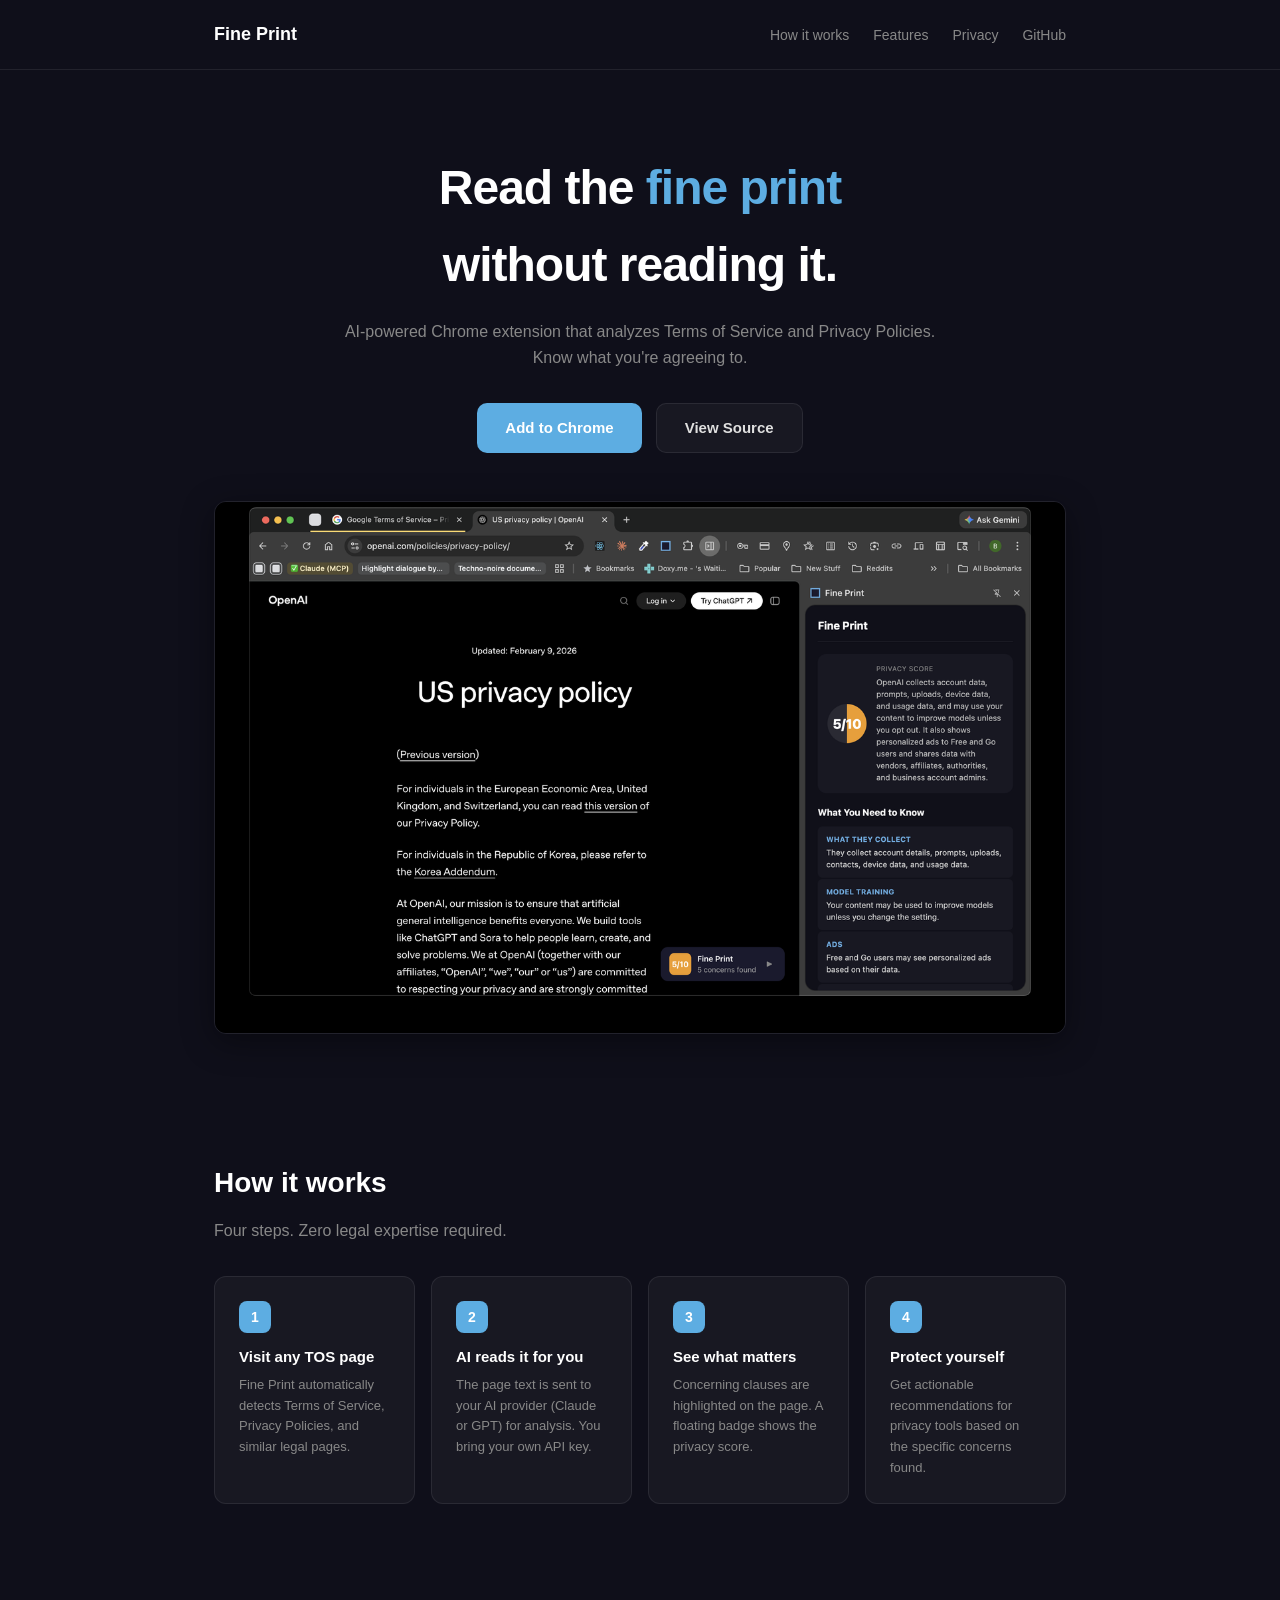
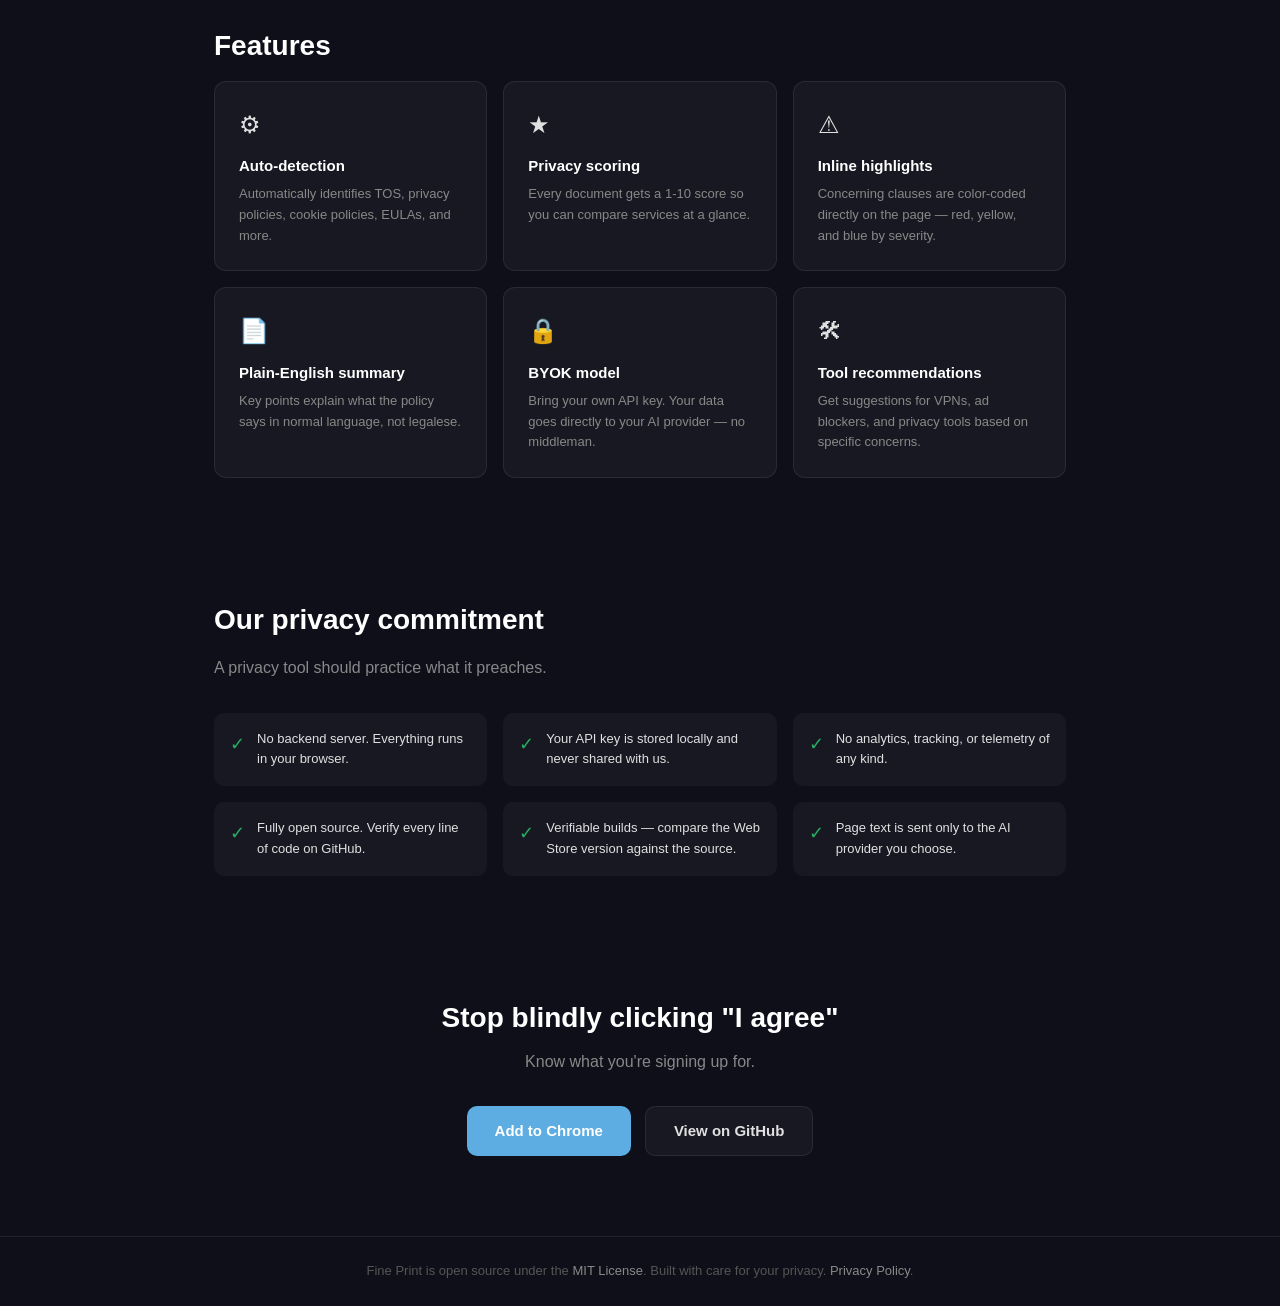
<file: docs/index.html>
<!DOCTYPE html>
<html lang="en">
<head>
  <meta charset="UTF-8">
  <meta name="viewport" content="width=device-width, initial-scale=1.0">
  <title>Fine Print — AI-Powered TOS & Privacy Policy Analyzer</title>
  <meta name="description" content="Chrome extension that reads Terms of Service and Privacy Policies for you. Highlights concerns, scores privacy, and recommends protection tools.">
  <style>
    * { margin: 0; padding: 0; box-sizing: border-box; }

    :root {
      --bg: #0f0f1a;
      --surface: rgba(255, 255, 255, 0.04);
      --border: rgba(255, 255, 255, 0.08);
      --text: #e0e0e0;
      --text-muted: #888;
      --accent: #5dade2;
      --accent-hover: #4a9cd6;
      --red: #e74c3c;
      --yellow: #f39c12;
      --green: #27ae60;
    }

    body {
      font-family: -apple-system, BlinkMacSystemFont, 'Segoe UI', Roboto, sans-serif;
      background: var(--bg);
      color: var(--text);
      line-height: 1.6;
      -webkit-font-smoothing: antialiased;
    }

    .container {
      max-width: 900px;
      margin: 0 auto;
      padding: 0 24px;
    }

    /* Nav */
    nav {
      padding: 20px 0;
      border-bottom: 1px solid var(--border);
    }

    nav .container {
      display: flex;
      justify-content: space-between;
      align-items: center;
    }

    .nav-brand {
      font-size: 18px;
      font-weight: 700;
      color: #fff;
      text-decoration: none;
    }

    .nav-links {
      display: flex;
      gap: 24px;
      list-style: none;
    }

    .nav-links a {
      color: var(--text-muted);
      text-decoration: none;
      font-size: 14px;
      transition: color 0.15s;
    }

    .nav-links a:hover { color: #fff; }

    /* Hero */
    .hero {
      padding: 80px 0 60px;
      text-align: center;
    }

    .hero h1 {
      font-size: 48px;
      font-weight: 800;
      color: #fff;
      margin-bottom: 16px;
      letter-spacing: -1px;
    }

    .hero h1 span { color: var(--accent); }

    .hero p {
      font-size: 20px;
      color: var(--text-muted);
      max-width: 600px;
      margin: 0 auto 32px;
    }

    .hero-buttons {
      display: flex;
      gap: 14px;
      justify-content: center;
      flex-wrap: wrap;
    }

    .btn {
      display: inline-flex;
      align-items: center;
      gap: 8px;
      padding: 12px 28px;
      border-radius: 10px;
      font-size: 15px;
      font-weight: 600;
      text-decoration: none;
      transition: background 0.15s, transform 0.1s;
    }

    .btn:active { transform: scale(0.97); }

    .btn-primary {
      background: var(--accent);
      color: #fff;
    }

    .btn-primary:hover { background: var(--accent-hover); }

    .btn-secondary {
      background: var(--surface);
      color: var(--text);
      border: 1px solid var(--border);
    }

    .btn-secondary:hover {
      background: rgba(255, 255, 255, 0.08);
    }

    /* Hero screenshot */
    .hero-screenshot {
      margin-top: 48px;
    }

    .hero-screenshot img {
      max-width: 100%;
      border-radius: 12px;
      border: 1px solid var(--border);
      box-shadow: 0 8px 32px rgba(0, 0, 0, 0.4);
    }

    /* Sections */
    section {
      padding: 60px 0;
    }

    section h2 {
      font-size: 28px;
      font-weight: 700;
      color: #fff;
      margin-bottom: 12px;
    }

    section > .container > p {
      color: var(--text-muted);
      margin-bottom: 32px;
      font-size: 16px;
    }

    /* How it works */
    .steps {
      display: grid;
      grid-template-columns: repeat(auto-fit, minmax(200px, 1fr));
      gap: 16px;
    }

    .step {
      background: var(--surface);
      border: 1px solid var(--border);
      border-radius: 12px;
      padding: 24px;
    }

    .step-number {
      width: 32px;
      height: 32px;
      border-radius: 8px;
      background: var(--accent);
      color: #fff;
      display: flex;
      align-items: center;
      justify-content: center;
      font-weight: 700;
      font-size: 14px;
      margin-bottom: 12px;
    }

    .step h3 {
      font-size: 15px;
      font-weight: 600;
      color: #fff;
      margin-bottom: 6px;
    }

    .step p {
      font-size: 13px;
      color: var(--text-muted);
    }

    /* Features */
    .features {
      display: grid;
      grid-template-columns: repeat(auto-fit, minmax(250px, 1fr));
      gap: 16px;
    }

    .feature {
      background: var(--surface);
      border: 1px solid var(--border);
      border-radius: 12px;
      padding: 24px;
    }

    .feature-icon {
      font-size: 24px;
      margin-bottom: 10px;
    }

    .feature h3 {
      font-size: 15px;
      font-weight: 600;
      color: #fff;
      margin-bottom: 6px;
    }

    .feature p {
      font-size: 13px;
      color: var(--text-muted);
    }

    /* Privacy section */
    .privacy-grid {
      display: grid;
      grid-template-columns: repeat(auto-fit, minmax(220px, 1fr));
      gap: 16px;
    }

    .privacy-item {
      display: flex;
      align-items: flex-start;
      gap: 12px;
      padding: 16px;
      background: var(--surface);
      border-radius: 10px;
    }

    .privacy-check {
      color: var(--green);
      font-size: 18px;
      flex-shrink: 0;
      margin-top: 1px;
    }

    .privacy-item p {
      font-size: 13px;
      color: var(--text);
    }

    /* CTA */
    .cta {
      text-align: center;
      padding: 60px 0 80px;
    }

    .cta h2 {
      margin-bottom: 8px;
    }

    .cta p {
      color: var(--text-muted);
      margin-bottom: 24px;
    }

    /* Footer */
    footer {
      padding: 24px 0;
      border-top: 1px solid var(--border);
      text-align: center;
    }

    footer p {
      font-size: 13px;
      color: #555;
    }

    footer a {
      color: var(--text-muted);
      text-decoration: none;
    }

    footer a:hover { color: var(--accent); }

    /* Responsive */
    @media (max-width: 600px) {
      .hero h1 { font-size: 32px; }
      .hero p { font-size: 16px; }
      section h2 { font-size: 22px; }
      .score-demo { gap: 10px; }
      .score-card { min-width: 100px; padding: 14px 18px; }
    }
  </style>
</head>
<body>

  <nav>
    <div class="container">
      <a href="/" class="nav-brand">Fine Print</a>
      <ul class="nav-links">
        <li><a href="#how-it-works">How it works</a></li>
        <li><a href="#features">Features</a></li>
        <li><a href="#privacy">Privacy</a></li>
        <li><a href="https://github.com/CEA-Brad/fine-print">GitHub</a></li>
      </ul>
    </div>
  </nav>

  <section class="hero">
    <div class="container">
      <h1>Read the <span>fine print</span><br>without reading it.</h1>
      <p>AI-powered Chrome extension that analyzes Terms of Service and Privacy Policies. Know what you're agreeing to.</p>
      <div class="hero-buttons">
        <a href="#" class="btn btn-primary">Add to Chrome</a>
        <a href="https://github.com/CEA-Brad/fine-print" class="btn btn-secondary">View Source</a>
      </div>
      <div class="hero-screenshot">
        <img src="screenshot.png" alt="Fine Print analyzing a privacy policy — showing privacy score, key points, and highlighted concerns">
      </div>
    </div>
  </section>

  <section id="how-it-works">
    <div class="container">
      <h2>How it works</h2>
      <p>Four steps. Zero legal expertise required.</p>
      <div class="steps">
        <div class="step">
          <div class="step-number">1</div>
          <h3>Visit any TOS page</h3>
          <p>Fine Print automatically detects Terms of Service, Privacy Policies, and similar legal pages.</p>
        </div>
        <div class="step">
          <div class="step-number">2</div>
          <h3>AI reads it for you</h3>
          <p>The page text is sent to your AI provider (Claude or GPT) for analysis. You bring your own API key.</p>
        </div>
        <div class="step">
          <div class="step-number">3</div>
          <h3>See what matters</h3>
          <p>Concerning clauses are highlighted on the page. A floating badge shows the privacy score.</p>
        </div>
        <div class="step">
          <div class="step-number">4</div>
          <h3>Protect yourself</h3>
          <p>Get actionable recommendations for privacy tools based on the specific concerns found.</p>
        </div>
      </div>
    </div>
  </section>

  <section id="features">
    <div class="container">
      <h2>Features</h2>
      <div class="features">
        <div class="feature">
          <div class="feature-icon">&#9881;</div>
          <h3>Auto-detection</h3>
          <p>Automatically identifies TOS, privacy policies, cookie policies, EULAs, and more.</p>
        </div>
        <div class="feature">
          <div class="feature-icon">&#9733;</div>
          <h3>Privacy scoring</h3>
          <p>Every document gets a 1-10 score so you can compare services at a glance.</p>
        </div>
        <div class="feature">
          <div class="feature-icon">&#9888;</div>
          <h3>Inline highlights</h3>
          <p>Concerning clauses are color-coded directly on the page — red, yellow, and blue by severity.</p>
        </div>
        <div class="feature">
          <div class="feature-icon">&#128196;</div>
          <h3>Plain-English summary</h3>
          <p>Key points explain what the policy says in normal language, not legalese.</p>
        </div>
        <div class="feature">
          <div class="feature-icon">&#128274;</div>
          <h3>BYOK model</h3>
          <p>Bring your own API key. Your data goes directly to your AI provider — no middleman.</p>
        </div>
        <div class="feature">
          <div class="feature-icon">&#128736;</div>
          <h3>Tool recommendations</h3>
          <p>Get suggestions for VPNs, ad blockers, and privacy tools based on specific concerns.</p>
        </div>
      </div>
    </div>
  </section>

  <section id="privacy">
    <div class="container">
      <h2>Our privacy commitment</h2>
      <p>A privacy tool should practice what it preaches.</p>
      <div class="privacy-grid">
        <div class="privacy-item">
          <span class="privacy-check">&#10003;</span>
          <p>No backend server. Everything runs in your browser.</p>
        </div>
        <div class="privacy-item">
          <span class="privacy-check">&#10003;</span>
          <p>Your API key is stored locally and never shared with us.</p>
        </div>
        <div class="privacy-item">
          <span class="privacy-check">&#10003;</span>
          <p>No analytics, tracking, or telemetry of any kind.</p>
        </div>
        <div class="privacy-item">
          <span class="privacy-check">&#10003;</span>
          <p>Fully open source. Verify every line of code on GitHub.</p>
        </div>
        <div class="privacy-item">
          <span class="privacy-check">&#10003;</span>
          <p>Verifiable builds — compare the Web Store version against the source.</p>
        </div>
        <div class="privacy-item">
          <span class="privacy-check">&#10003;</span>
          <p>Page text is sent only to the AI provider you choose.</p>
        </div>
      </div>
    </div>
  </section>

  <section class="cta">
    <div class="container">
      <h2>Stop blindly clicking "I agree"</h2>
      <p>Know what you're signing up for.</p>
      <div class="hero-buttons">
        <a href="#" class="btn btn-primary">Add to Chrome</a>
        <a href="https://github.com/CEA-Brad/fine-print" class="btn btn-secondary">View on GitHub</a>
      </div>
    </div>
  </section>

  <footer>
    <div class="container">
      <p>Fine Print is open source under the <a href="https://github.com/CEA-Brad/fine-print/blob/main/LICENSE">MIT License</a>. Built with care for your privacy. <a href="privacy-policy.html">Privacy Policy</a>.</p>
    </div>
  </footer>

</body>
</html>
</file>
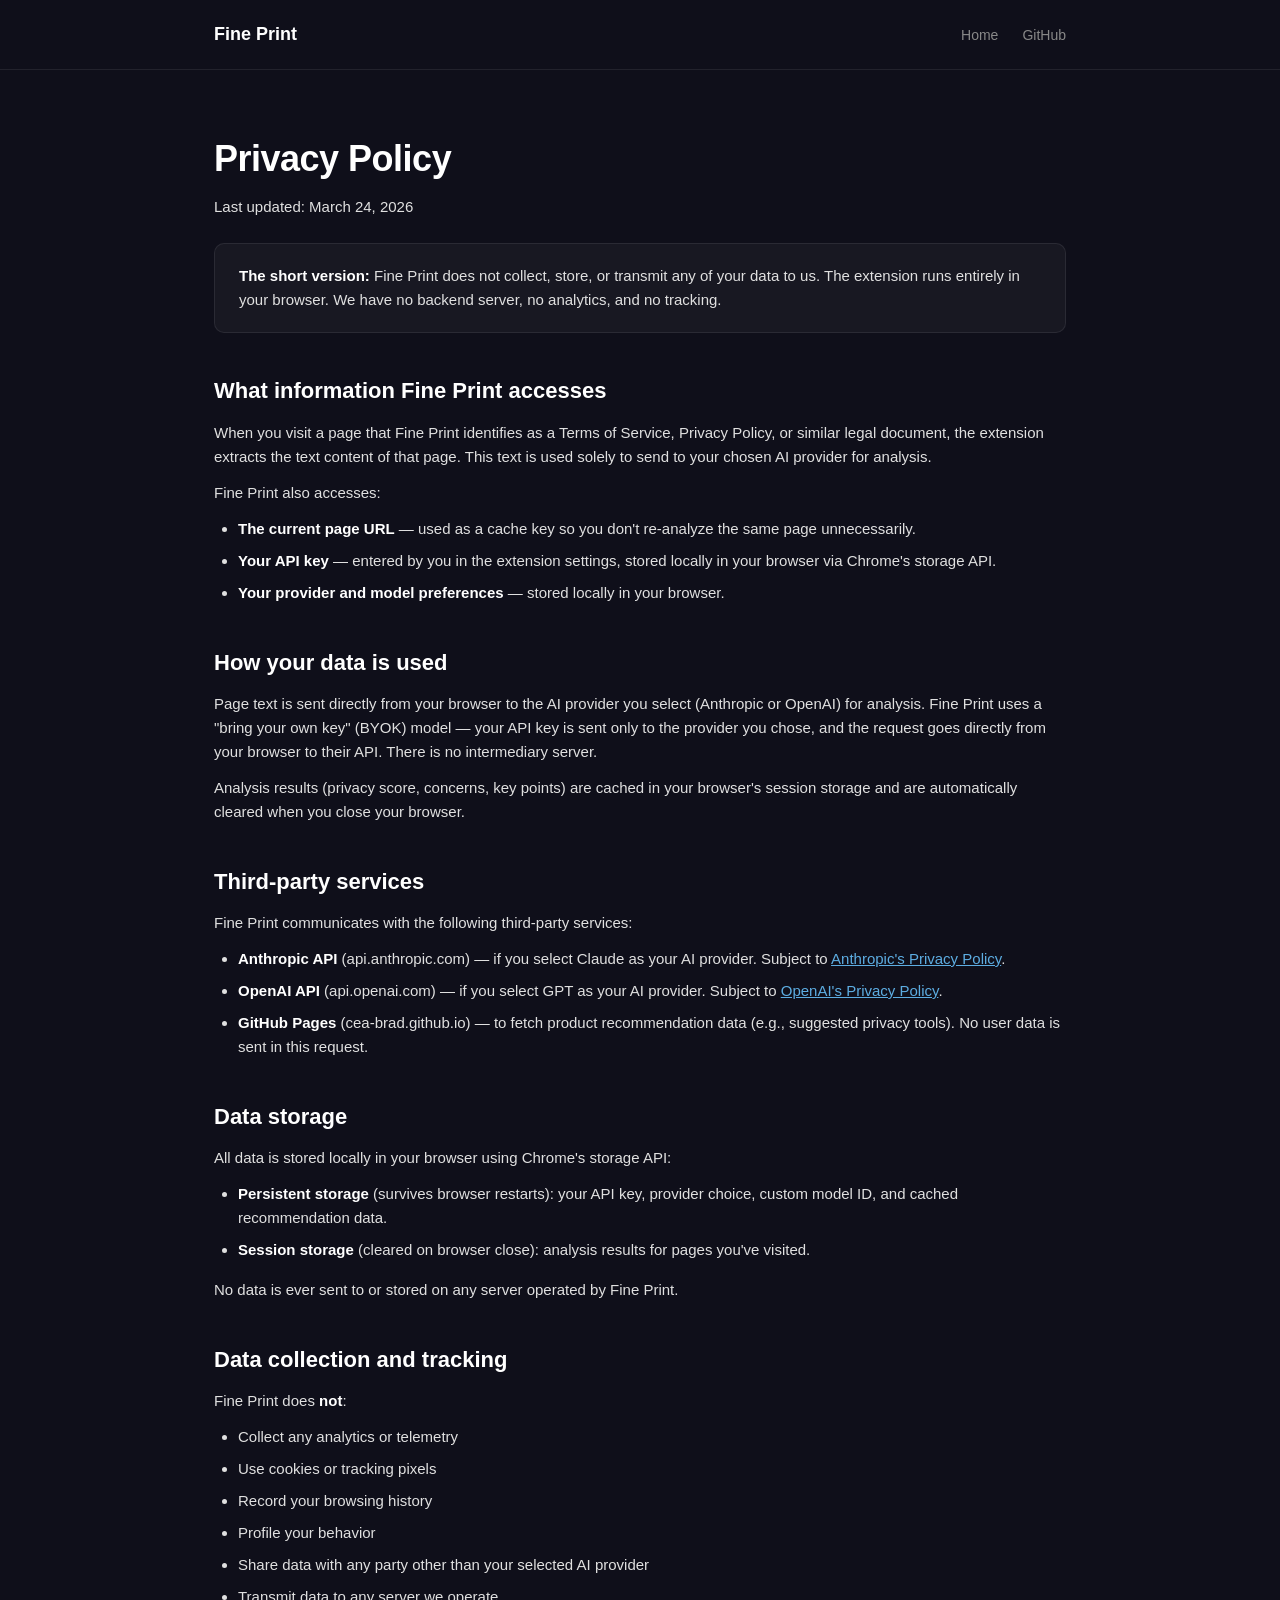
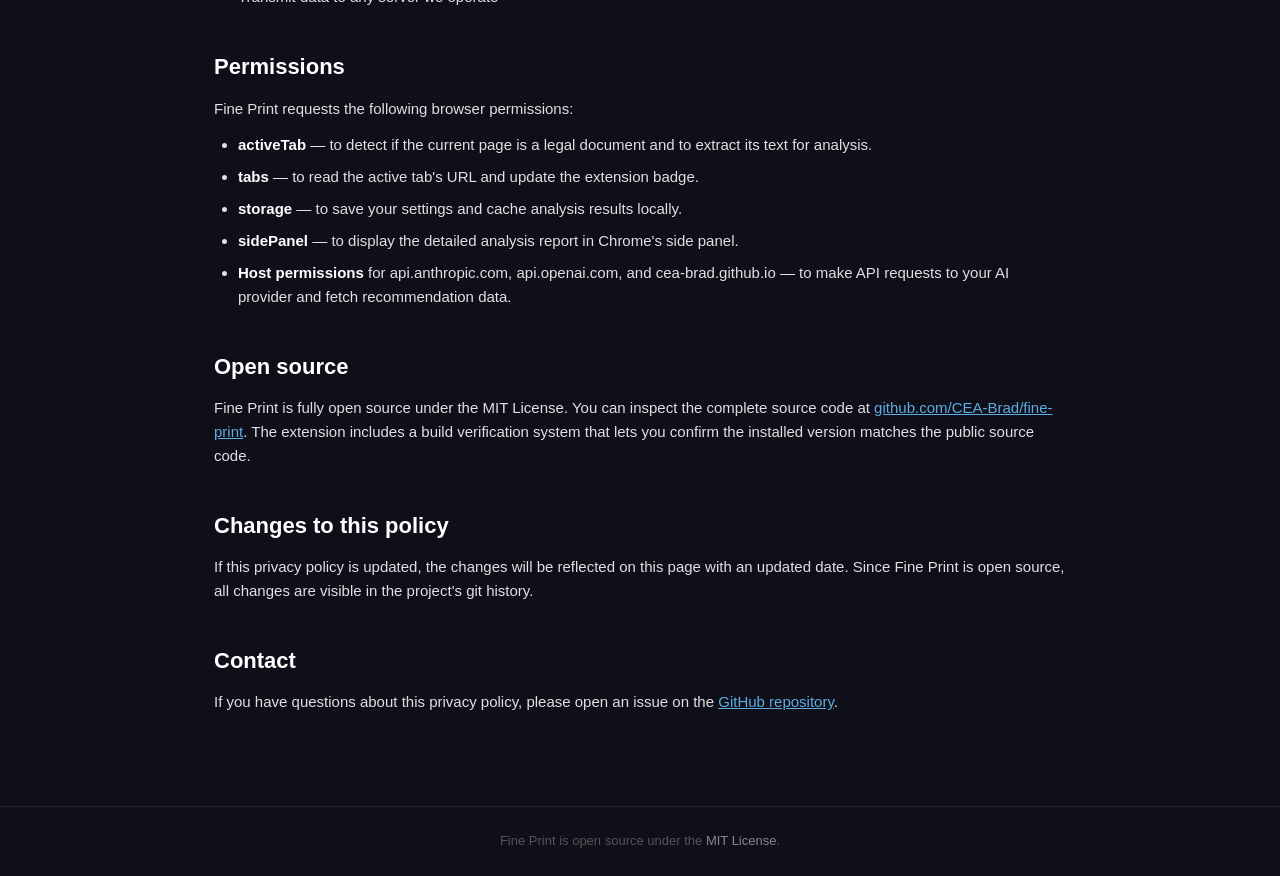
<file: docs/privacy-policy.html>
<!DOCTYPE html>
<html lang="en">
<head>
  <meta charset="UTF-8">
  <meta name="viewport" content="width=device-width, initial-scale=1.0">
  <title>Privacy Policy — Fine Print</title>
  <meta name="description" content="Privacy Policy for the Fine Print Chrome extension.">
  <style>
    * { margin: 0; padding: 0; box-sizing: border-box; }

    :root {
      --bg: #0f0f1a;
      --surface: rgba(255, 255, 255, 0.04);
      --border: rgba(255, 255, 255, 0.08);
      --text: #e0e0e0;
      --text-muted: #888;
      --accent: #5dade2;
      --accent-hover: #4a9cd6;
    }

    body {
      font-family: -apple-system, BlinkMacSystemFont, 'Segoe UI', Roboto, sans-serif;
      background: var(--bg);
      color: var(--text);
      line-height: 1.6;
      -webkit-font-smoothing: antialiased;
    }

    .container {
      max-width: 900px;
      margin: 0 auto;
      padding: 0 24px;
    }

    nav {
      padding: 20px 0;
      border-bottom: 1px solid var(--border);
    }

    nav .container {
      display: flex;
      justify-content: space-between;
      align-items: center;
    }

    .nav-brand {
      font-size: 18px;
      font-weight: 700;
      color: #fff;
      text-decoration: none;
    }

    .nav-links {
      display: flex;
      gap: 24px;
      list-style: none;
    }

    .nav-links a {
      color: var(--text-muted);
      text-decoration: none;
      font-size: 14px;
      transition: color 0.15s;
    }

    .nav-links a:hover { color: #fff; }

    .content {
      padding: 60px 0 80px;
    }

    .content h1 {
      font-size: 36px;
      font-weight: 800;
      color: #fff;
      margin-bottom: 8px;
      letter-spacing: -0.5px;
    }

    .last-updated {
      font-size: 14px;
      color: var(--text-muted);
      margin-bottom: 40px;
    }

    .content h2 {
      font-size: 22px;
      font-weight: 700;
      color: #fff;
      margin-top: 40px;
      margin-bottom: 12px;
    }

    .content p, .content li {
      font-size: 15px;
      color: var(--text);
      margin-bottom: 12px;
    }

    .content ul {
      padding-left: 24px;
      margin-bottom: 16px;
    }

    .content li {
      margin-bottom: 8px;
    }

    .content strong {
      color: #fff;
    }

    .highlight-box {
      background: var(--surface);
      border: 1px solid var(--border);
      border-radius: 10px;
      padding: 20px 24px;
      margin: 24px 0;
    }

    .highlight-box p {
      margin-bottom: 0;
    }

    footer {
      padding: 24px 0;
      border-top: 1px solid var(--border);
      text-align: center;
    }

    footer p {
      font-size: 13px;
      color: #555;
    }

    footer a {
      color: var(--text-muted);
      text-decoration: none;
    }

    footer a:hover { color: var(--accent); }

    @media (max-width: 600px) {
      .content h1 { font-size: 28px; }
      .content h2 { font-size: 18px; }
    }
  </style>
</head>
<body>

  <nav>
    <div class="container">
      <a href="/" class="nav-brand">Fine Print</a>
      <ul class="nav-links">
        <li><a href="/">Home</a></li>
        <li><a href="https://github.com/CEA-Brad/fine-print">GitHub</a></li>
      </ul>
    </div>
  </nav>

  <div class="content">
    <div class="container">
      <h1>Privacy Policy</h1>
      <p class="last-updated">Last updated: March 24, 2026</p>

      <div class="highlight-box">
        <p><strong>The short version:</strong> Fine Print does not collect, store, or transmit any of your data to us. The extension runs entirely in your browser. We have no backend server, no analytics, and no tracking.</p>
      </div>

      <h2>What information Fine Print accesses</h2>
      <p>When you visit a page that Fine Print identifies as a Terms of Service, Privacy Policy, or similar legal document, the extension extracts the text content of that page. This text is used solely to send to your chosen AI provider for analysis.</p>
      <p>Fine Print also accesses:</p>
      <ul>
        <li><strong>The current page URL</strong> — used as a cache key so you don't re-analyze the same page unnecessarily.</li>
        <li><strong>Your API key</strong> — entered by you in the extension settings, stored locally in your browser via Chrome's storage API.</li>
        <li><strong>Your provider and model preferences</strong> — stored locally in your browser.</li>
      </ul>

      <h2>How your data is used</h2>
      <p>Page text is sent directly from your browser to the AI provider you select (Anthropic or OpenAI) for analysis. Fine Print uses a "bring your own key" (BYOK) model — your API key is sent only to the provider you chose, and the request goes directly from your browser to their API. There is no intermediary server.</p>
      <p>Analysis results (privacy score, concerns, key points) are cached in your browser's session storage and are automatically cleared when you close your browser.</p>

      <h2>Third-party services</h2>
      <p>Fine Print communicates with the following third-party services:</p>
      <ul>
        <li><strong>Anthropic API</strong> (api.anthropic.com) — if you select Claude as your AI provider. Subject to <a href="https://www.anthropic.com/privacy" style="color: var(--accent);">Anthropic's Privacy Policy</a>.</li>
        <li><strong>OpenAI API</strong> (api.openai.com) — if you select GPT as your AI provider. Subject to <a href="https://openai.com/privacy" style="color: var(--accent);">OpenAI's Privacy Policy</a>.</li>
        <li><strong>GitHub Pages</strong> (cea-brad.github.io) — to fetch product recommendation data (e.g., suggested privacy tools). No user data is sent in this request.</li>
      </ul>

      <h2>Data storage</h2>
      <p>All data is stored locally in your browser using Chrome's storage API:</p>
      <ul>
        <li><strong>Persistent storage</strong> (survives browser restarts): your API key, provider choice, custom model ID, and cached recommendation data.</li>
        <li><strong>Session storage</strong> (cleared on browser close): analysis results for pages you've visited.</li>
      </ul>
      <p>No data is ever sent to or stored on any server operated by Fine Print.</p>

      <h2>Data collection and tracking</h2>
      <p>Fine Print does <strong>not</strong>:</p>
      <ul>
        <li>Collect any analytics or telemetry</li>
        <li>Use cookies or tracking pixels</li>
        <li>Record your browsing history</li>
        <li>Profile your behavior</li>
        <li>Share data with any party other than your selected AI provider</li>
        <li>Transmit data to any server we operate</li>
      </ul>

      <h2>Permissions</h2>
      <p>Fine Print requests the following browser permissions:</p>
      <ul>
        <li><strong>activeTab</strong> — to detect if the current page is a legal document and to extract its text for analysis.</li>
        <li><strong>tabs</strong> — to read the active tab's URL and update the extension badge.</li>
        <li><strong>storage</strong> — to save your settings and cache analysis results locally.</li>
        <li><strong>sidePanel</strong> — to display the detailed analysis report in Chrome's side panel.</li>
        <li><strong>Host permissions</strong> for api.anthropic.com, api.openai.com, and cea-brad.github.io — to make API requests to your AI provider and fetch recommendation data.</li>
      </ul>

      <h2>Open source</h2>
      <p>Fine Print is fully open source under the MIT License. You can inspect the complete source code at <a href="https://github.com/CEA-Brad/fine-print" style="color: var(--accent);">github.com/CEA-Brad/fine-print</a>. The extension includes a build verification system that lets you confirm the installed version matches the public source code.</p>

      <h2>Changes to this policy</h2>
      <p>If this privacy policy is updated, the changes will be reflected on this page with an updated date. Since Fine Print is open source, all changes are visible in the project's git history.</p>

      <h2>Contact</h2>
      <p>If you have questions about this privacy policy, please open an issue on the <a href="https://github.com/CEA-Brad/fine-print/issues" style="color: var(--accent);">GitHub repository</a>.</p>
    </div>
  </div>

  <footer>
    <div class="container">
      <p>Fine Print is open source under the <a href="https://github.com/CEA-Brad/fine-print/blob/main/LICENSE">MIT License</a>.</p>
    </div>
  </footer>

</body>
</html>
</file>
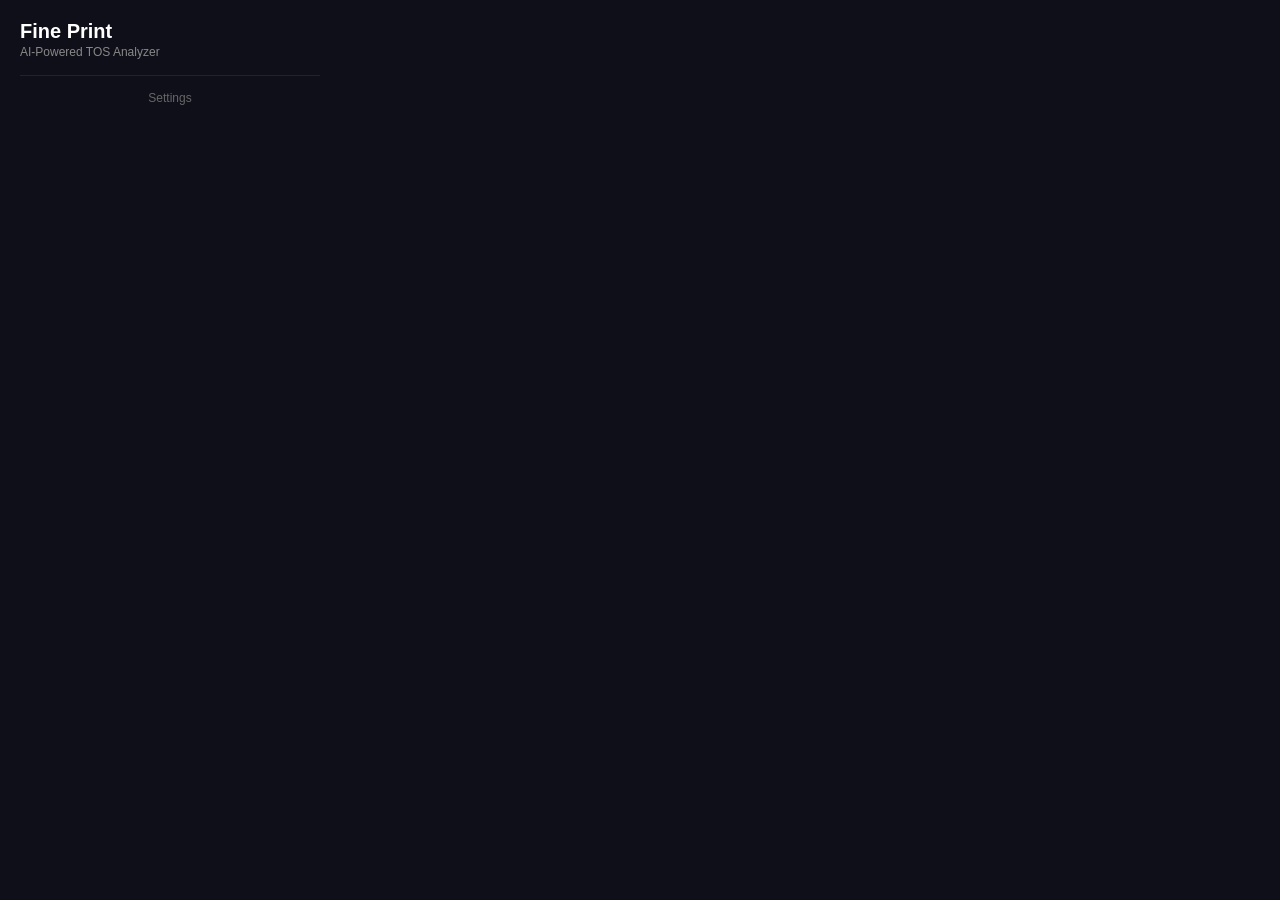
<file: src/popup.html>
<!DOCTYPE html>
<html lang="en">
<head>
  <meta charset="UTF-8">
  <meta name="viewport" content="width=device-width, initial-scale=1.0">
  <title>Fine Print</title>
  <link rel="stylesheet" href="popup.css">
</head>
<body>
  <div class="container">
    <header>
      <h1>Fine Print</h1>
      <p class="subtitle">AI-Powered TOS Analyzer</p>
    </header>

    <div id="no-key" class="state" style="display:none">
      <div class="icon">🔑</div>
      <p>Add your API key to get started.</p>
      <button id="open-settings" class="btn btn-primary">Open Settings</button>
    </div>

    <div id="not-tos" class="state" style="display:none">
      <div class="icon">📄</div>
      <p>This page doesn't look like a TOS or Privacy Policy.</p>
      <button id="force-analyze" class="btn btn-secondary">Analyze Anyway</button>
    </div>

    <div id="analyzing" class="state" style="display:none">
      <div class="spinner"></div>
      <p>Analyzing document...</p>
    </div>

    <div id="results" class="state" style="display:none">
      <div class="score-row">
        <div id="score-badge" class="score-badge">?</div>
        <div class="score-info">
          <div class="score-label">Privacy Score</div>
          <div id="concern-count" class="concern-count"></div>
        </div>
      </div>
      <div id="summary" class="summary"></div>
      <div id="concerns-preview" class="concerns-preview"></div>
      <button id="open-details" class="btn btn-primary">View Full Report</button>
    </div>

    <div id="error" class="state" style="display:none">
      <div class="icon">⚠️</div>
      <p id="error-msg"></p>
      <button id="retry" class="btn btn-secondary">Retry</button>
    </div>

    <footer>
      <a href="#" id="footer-settings">Settings</a>
    </footer>
  </div>
  <script src="popup.js"></script>
</body>
</html>
</file>
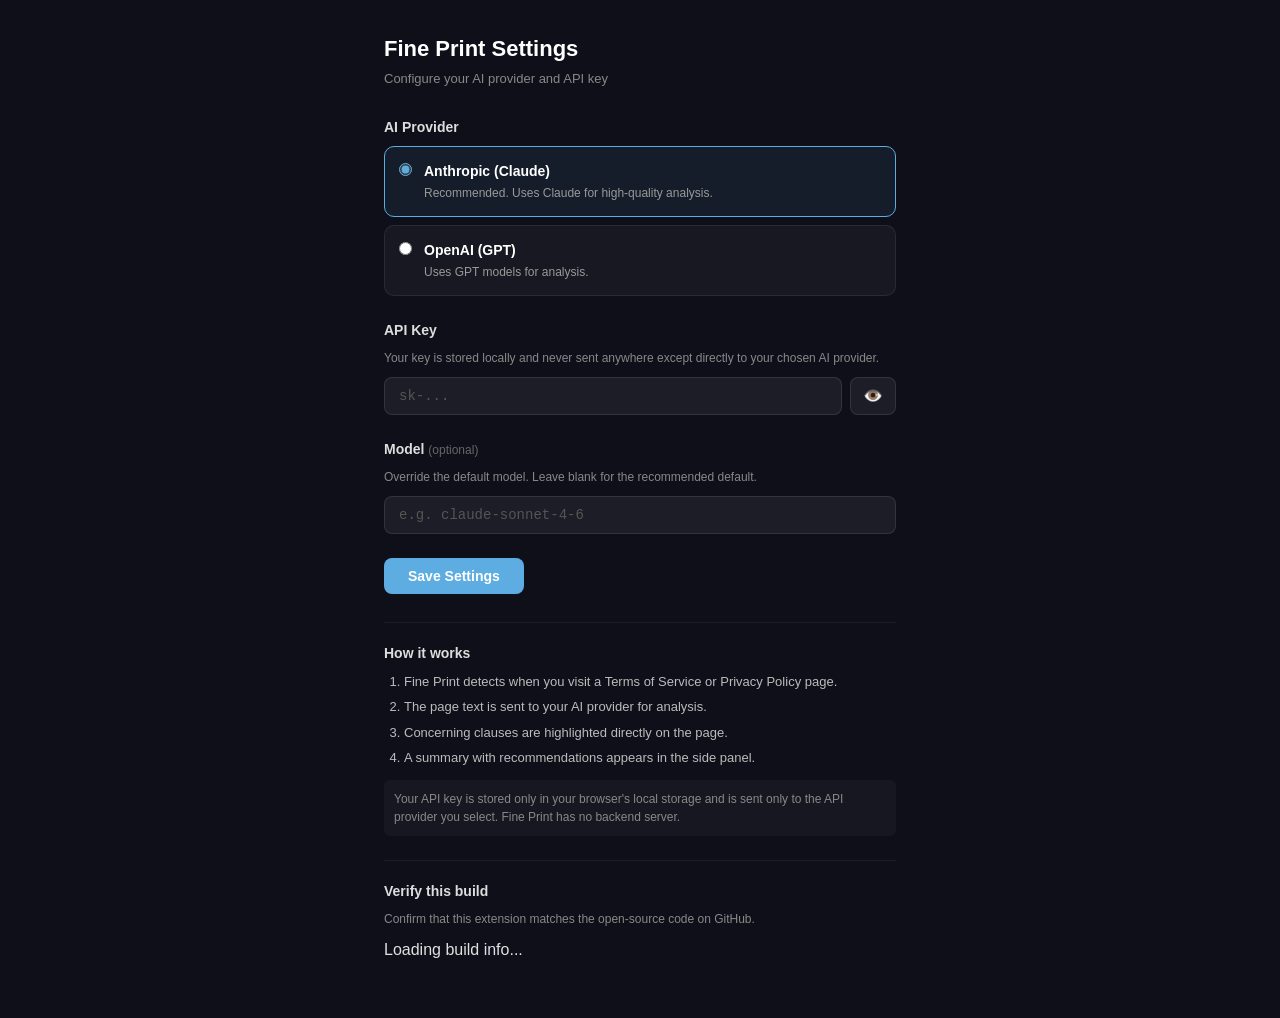
<file: src/settings.html>
<!DOCTYPE html>
<html lang="en">
<head>
  <meta charset="UTF-8">
  <meta name="viewport" content="width=device-width, initial-scale=1.0">
  <title>Fine Print - Settings</title>
  <link rel="stylesheet" href="settings.css">
</head>
<body>
  <div class="container">
    <header>
      <h1>Fine Print Settings</h1>
      <p class="subtitle">Configure your AI provider and API key</p>
    </header>

    <form id="settings-form">
      <section class="form-section">
        <h2>AI Provider</h2>
        <div class="radio-group">
          <label class="radio-card">
            <input type="radio" name="provider" value="anthropic" checked>
            <div class="radio-content">
              <div class="radio-title">Anthropic (Claude)</div>
              <div class="radio-desc">Recommended. Uses Claude for high-quality analysis.</div>
            </div>
          </label>
          <label class="radio-card">
            <input type="radio" name="provider" value="openai">
            <div class="radio-content">
              <div class="radio-title">OpenAI (GPT)</div>
              <div class="radio-desc">Uses GPT models for analysis.</div>
            </div>
          </label>
        </div>
      </section>

      <section class="form-section">
        <h2>API Key</h2>
        <p class="field-desc">Your key is stored locally and never sent anywhere except directly to your chosen AI provider.</p>
        <div class="input-group">
          <input type="password" id="api-key" placeholder="sk-..." autocomplete="off">
          <button type="button" id="toggle-key" class="btn-icon" title="Show/hide key">👁️</button>
        </div>
      </section>

      <section class="form-section">
        <h2>Model <span class="optional">(optional)</span></h2>
        <p class="field-desc">Override the default model. Leave blank for the recommended default.</p>
        <input type="text" id="model-id" placeholder="e.g. claude-sonnet-4-6">
        <div id="model-hint" class="hint"></div>
      </section>

      <div class="actions">
        <button type="submit" class="btn btn-primary">Save Settings</button>
        <span id="save-status" class="save-status"></span>
      </div>
    </form>

    <section class="form-section info-section">
      <h2>How it works</h2>
      <ol>
        <li>Fine Print detects when you visit a Terms of Service or Privacy Policy page.</li>
        <li>The page text is sent to your AI provider for analysis.</li>
        <li>Concerning clauses are highlighted directly on the page.</li>
        <li>A summary with recommendations appears in the side panel.</li>
      </ol>
      <p class="note">Your API key is stored only in your browser's local storage and is sent only to the API provider you select. Fine Print has no backend server.</p>
    </section>

    <section class="form-section info-section">
      <h2>Verify this build</h2>
      <p class="field-desc">Confirm that this extension matches the open-source code on GitHub.</p>
      <div id="verify-loading">Loading build info...</div>
      <div id="verify-info" style="display:none">
        <table class="verify-table">
          <tr>
            <td class="verify-label">Version</td>
            <td id="verify-version"></td>
          </tr>
          <tr>
            <td class="verify-label">Commit</td>
            <td><a id="verify-commit" href="#" target="_blank" rel="noopener"></a></td>
          </tr>
          <tr>
            <td class="verify-label">Built at</td>
            <td id="verify-built-at"></td>
          </tr>
        </table>
        <details class="hash-details">
          <summary>File hashes (SHA-256)</summary>
          <pre id="verify-hashes"></pre>
        </details>
        <p class="note">To verify: clone the repo at the commit above, run <code>shasum -a 256</code> on each file, and compare the hashes. See the <a href="https://github.com/CEA-Brad/fine-print#verify" target="_blank" rel="noopener">README</a> for full instructions.</p>
      </div>
      <div id="verify-missing" style="display:none">
        <p class="note">Build info not found. This is a development build loaded from source. Run <code>./package.sh</code> to generate a verifiable build.</p>
      </div>
    </section>
  </div>

  <script src="settings.js"></script>
</body>
</html>
</file>
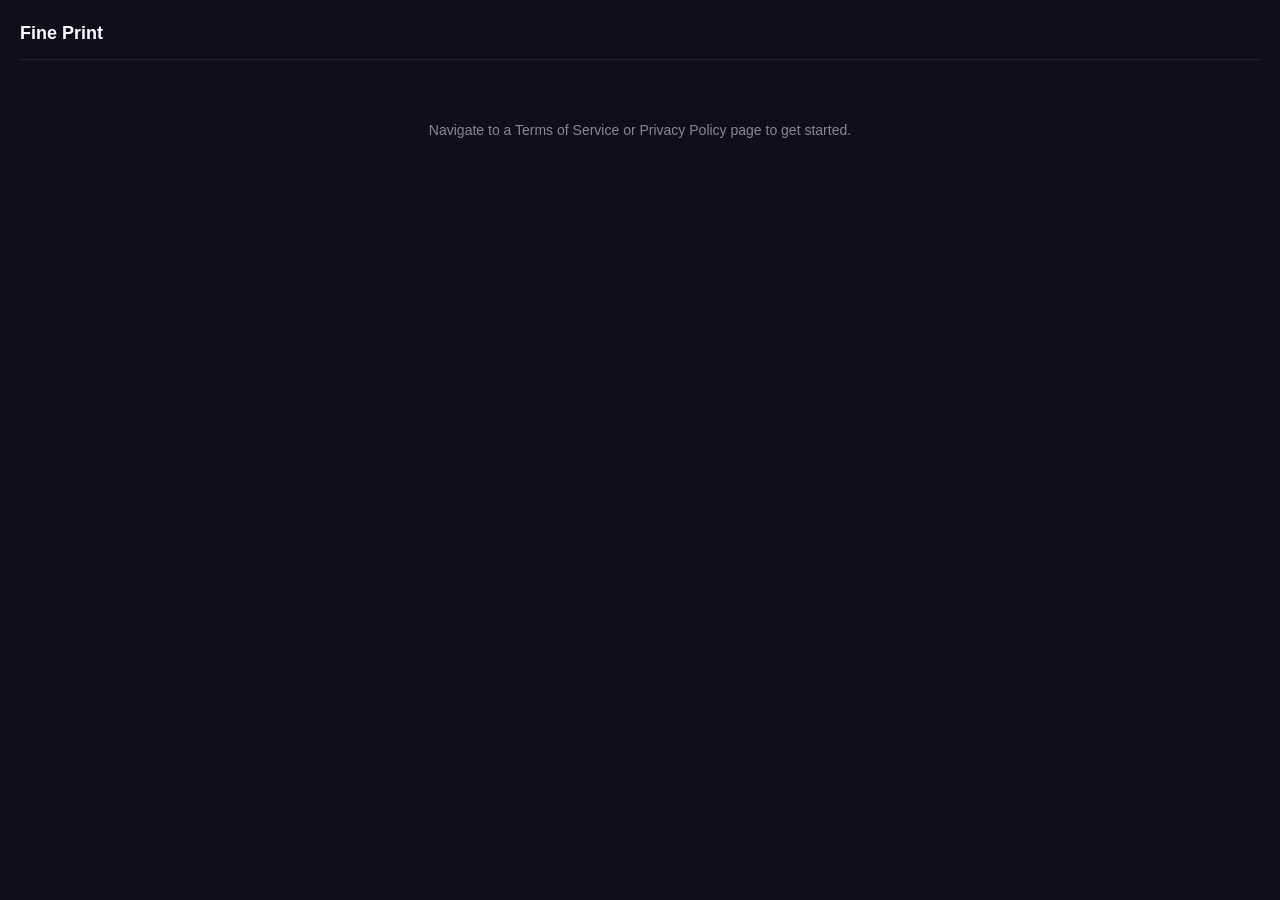
<file: src/sidepanel.html>
<!DOCTYPE html>
<html lang="en">
<head>
  <meta charset="UTF-8">
  <meta name="viewport" content="width=device-width, initial-scale=1.0">
  <title>Fine Print - Report</title>
  <link rel="stylesheet" href="sidepanel.css">
</head>
<body>
  <div class="container">
    <header>
      <h1>Fine Print</h1>
    </header>

    <div id="empty" class="state">
      <p>Navigate to a Terms of Service or Privacy Policy page to get started.</p>
    </div>

    <div id="loading" class="state" style="display:none">
      <div class="spinner"></div>
      <p>Analyzing document...</p>
    </div>

    <div id="report" style="display:none">
      <section class="score-section">
        <div id="score-ring" class="score-ring">
          <span id="score-value">?</span>
        </div>
        <div class="score-meta">
          <div class="score-label">Privacy Score</div>
          <div id="score-summary" class="score-summary"></div>
        </div>
      </section>

      <section class="key-points-section">
        <h2>What You Need to Know</h2>
        <div id="key-points-list" class="key-points-list"></div>
      </section>

      <section class="concerns-section">
        <h2>Concerns <span id="concerns-count" class="count-badge"></span></h2>
        <div class="filter-bar">
          <button class="filter-btn active" data-filter="all">All</button>
          <button class="filter-btn" data-filter="high">High</button>
          <button class="filter-btn" data-filter="medium">Medium</button>
          <button class="filter-btn" data-filter="low">Low</button>
        </div>
        <div id="concerns-list" class="concerns-list"></div>
      </section>

      <section class="recommendations-section">
        <h2>Recommended Tools</h2>
        <p class="section-desc">Based on the concerns found, these tools can help protect your privacy.</p>
        <div id="recommendations-list" class="recommendations-list"></div>
      </section>
    </div>
  </div>

  <script src="recommendations.js"></script>
  <script src="sidepanel.js"></script>
</body>
</html>
</file>
<file: src/popup.css>
* {
  margin: 0;
  padding: 0;
  box-sizing: border-box;
}

body {
  font-family: -apple-system, BlinkMacSystemFont, 'Segoe UI', Roboto, sans-serif;
  width: 340px;
  background: #0f0f1a;
  color: #e0e0e0;
}

.container {
  padding: 20px;
}

header {
  margin-bottom: 16px;
}

h1 {
  font-size: 20px;
  font-weight: 700;
  color: #fff;
}

.subtitle {
  font-size: 12px;
  color: #888;
  margin-top: 2px;
}

.state {
  text-align: center;
  padding: 16px 0;
}

.state .icon {
  font-size: 32px;
  margin-bottom: 10px;
}

.state p {
  font-size: 14px;
  color: #aaa;
  margin-bottom: 12px;
}

.btn {
  display: inline-block;
  padding: 8px 18px;
  border-radius: 8px;
  border: none;
  font-size: 13px;
  font-weight: 600;
  cursor: pointer;
  transition: background 0.15s, transform 0.1s;
}

.btn:active {
  transform: scale(0.97);
}

.btn-primary {
  background: #5dade2;
  color: #fff;
}

.btn-primary:hover {
  background: #4a9cd6;
}

.btn-secondary {
  background: rgba(255, 255, 255, 0.1);
  color: #ccc;
}

.btn-secondary:hover {
  background: rgba(255, 255, 255, 0.15);
}

.score-row {
  display: flex;
  align-items: center;
  gap: 14px;
  margin-bottom: 14px;
}

.score-badge {
  width: 52px;
  height: 52px;
  border-radius: 14px;
  display: flex;
  align-items: center;
  justify-content: center;
  font-size: 20px;
  font-weight: 800;
  color: #fff;
  flex-shrink: 0;
}

.score-label {
  font-size: 11px;
  text-transform: uppercase;
  letter-spacing: 0.5px;
  color: #888;
}

.concern-count {
  font-size: 14px;
  font-weight: 600;
  color: #ddd;
}

.summary {
  font-size: 13px;
  line-height: 1.6;
  color: #bbb;
  margin-bottom: 14px;
  text-align: left;
}

.concerns-preview {
  margin-bottom: 14px;
  text-align: left;
}

.concern-pill {
  display: inline-block;
  padding: 3px 10px;
  border-radius: 20px;
  font-size: 11px;
  font-weight: 600;
  margin: 2px 3px;
}

.concern-pill.high {
  background: rgba(231, 76, 60, 0.2);
  color: #e74c3c;
}

.concern-pill.medium {
  background: rgba(243, 156, 18, 0.2);
  color: #f39c12;
}

.concern-pill.low {
  background: rgba(52, 152, 219, 0.2);
  color: #5dade2;
}

.spinner {
  width: 32px;
  height: 32px;
  border: 3px solid rgba(255, 255, 255, 0.1);
  border-top-color: #5dade2;
  border-radius: 50%;
  animation: spin 0.8s linear infinite;
  margin: 0 auto 12px;
}

@keyframes spin {
  to { transform: rotate(360deg); }
}

footer {
  margin-top: 14px;
  padding-top: 12px;
  border-top: 1px solid rgba(255, 255, 255, 0.08);
  text-align: center;
}

footer a {
  color: #666;
  font-size: 12px;
  text-decoration: none;
}

footer a:hover {
  color: #5dade2;
}
</file>
<file: src/settings.css>
* {
  margin: 0;
  padding: 0;
  box-sizing: border-box;
}

body {
  font-family: -apple-system, BlinkMacSystemFont, 'Segoe UI', Roboto, sans-serif;
  background: #0f0f1a;
  color: #e0e0e0;
  line-height: 1.5;
}

.container {
  max-width: 560px;
  margin: 0 auto;
  padding: 32px 24px;
}

header {
  margin-bottom: 28px;
}

header h1 {
  font-size: 22px;
  font-weight: 700;
  color: #fff;
}

.subtitle {
  font-size: 13px;
  color: #888;
  margin-top: 4px;
}

.form-section {
  margin-bottom: 24px;
}

h2 {
  font-size: 14px;
  font-weight: 700;
  color: #ddd;
  margin-bottom: 8px;
}

.optional {
  font-weight: 400;
  color: #666;
  font-size: 12px;
}

.field-desc {
  font-size: 12px;
  color: #888;
  margin-bottom: 10px;
}

/* Radio cards */
.radio-group {
  display: flex;
  flex-direction: column;
  gap: 8px;
}

.radio-card {
  display: flex;
  align-items: flex-start;
  gap: 12px;
  padding: 14px;
  background: rgba(255, 255, 255, 0.04);
  border: 1px solid rgba(255, 255, 255, 0.08);
  border-radius: 10px;
  cursor: pointer;
  transition: border-color 0.15s, background 0.15s;
}

.radio-card:hover {
  background: rgba(255, 255, 255, 0.06);
}

.radio-card:has(input:checked) {
  border-color: #5dade2;
  background: rgba(93, 173, 226, 0.08);
}

.radio-card input {
  margin-top: 2px;
  accent-color: #5dade2;
}

.radio-title {
  font-size: 14px;
  font-weight: 600;
  color: #fff;
}

.radio-desc {
  font-size: 12px;
  color: #999;
  margin-top: 2px;
}

/* Inputs */
input[type="text"],
input[type="password"] {
  width: 100%;
  padding: 10px 14px;
  background: rgba(255, 255, 255, 0.06);
  border: 1px solid rgba(255, 255, 255, 0.1);
  border-radius: 8px;
  color: #fff;
  font-size: 14px;
  font-family: 'SF Mono', 'Fira Code', monospace;
  outline: none;
  transition: border-color 0.15s;
}

input[type="text"]:focus,
input[type="password"]:focus {
  border-color: #5dade2;
}

input::placeholder {
  color: #555;
}

.input-group {
  display: flex;
  gap: 8px;
}

.input-group input {
  flex: 1;
}

.btn-icon {
  background: rgba(255, 255, 255, 0.06);
  border: 1px solid rgba(255, 255, 255, 0.1);
  border-radius: 8px;
  color: #888;
  font-size: 16px;
  cursor: pointer;
  padding: 8px 12px;
  transition: background 0.15s;
}

.btn-icon:hover {
  background: rgba(255, 255, 255, 0.1);
}

.hint {
  font-size: 11px;
  color: #666;
  margin-top: 6px;
}

/* Actions */
.actions {
  display: flex;
  align-items: center;
  gap: 14px;
  margin-bottom: 28px;
}

.btn {
  padding: 10px 24px;
  border-radius: 8px;
  border: none;
  font-size: 14px;
  font-weight: 600;
  cursor: pointer;
  transition: background 0.15s, transform 0.1s;
}

.btn:active {
  transform: scale(0.97);
}

.btn-primary {
  background: #5dade2;
  color: #fff;
}

.btn-primary:hover {
  background: #4a9cd6;
}

.save-status {
  font-size: 13px;
  color: #27ae60;
}

/* Info section */
.info-section {
  padding-top: 20px;
  border-top: 1px solid rgba(255, 255, 255, 0.06);
}

ol {
  padding-left: 20px;
  margin-bottom: 12px;
}

ol li {
  font-size: 13px;
  color: #bbb;
  margin-bottom: 6px;
}

.note {
  font-size: 12px;
  color: #888;
  padding: 10px;
  background: rgba(255, 255, 255, 0.03);
  border-radius: 6px;
}

.note code {
  background: rgba(255, 255, 255, 0.08);
  padding: 2px 5px;
  border-radius: 3px;
  font-family: 'SF Mono', 'Fira Code', monospace;
  font-size: 11px;
}

/* Verify section */
.verify-table {
  width: 100%;
  margin-bottom: 12px;
}

.verify-table td {
  padding: 6px 0;
  font-size: 13px;
  border-bottom: 1px solid rgba(255, 255, 255, 0.04);
}

.verify-label {
  color: #888;
  width: 80px;
}

.verify-table a {
  color: #5dade2;
  text-decoration: none;
  font-family: 'SF Mono', 'Fira Code', monospace;
}

.verify-table a:hover {
  text-decoration: underline;
}

.hash-details {
  margin-bottom: 12px;
}

.hash-details summary {
  font-size: 12px;
  color: #999;
  cursor: pointer;
  padding: 6px 0;
}

.hash-details summary:hover {
  color: #ccc;
}

.hash-details pre {
  font-family: 'SF Mono', 'Fira Code', monospace;
  font-size: 11px;
  color: #aaa;
  background: rgba(0, 0, 0, 0.3);
  padding: 12px;
  border-radius: 6px;
  overflow-x: auto;
  margin-top: 8px;
  line-height: 1.6;
}
</file>
<file: src/sidepanel.css>
* {
  margin: 0;
  padding: 0;
  box-sizing: border-box;
}

body {
  font-family: -apple-system, BlinkMacSystemFont, 'Segoe UI', Roboto, sans-serif;
  background: #0f0f1a;
  color: #e0e0e0;
  line-height: 1.5;
}

.container {
  padding: 20px;
  max-width: 100%;
}

header {
  margin-bottom: 20px;
  padding-bottom: 12px;
  border-bottom: 1px solid rgba(255, 255, 255, 0.08);
}

header h1 {
  font-size: 18px;
  font-weight: 700;
  color: #fff;
}

.state {
  text-align: center;
  padding: 40px 20px;
  color: #888;
  font-size: 14px;
}

.spinner {
  width: 36px;
  height: 36px;
  border: 3px solid rgba(255, 255, 255, 0.1);
  border-top-color: #5dade2;
  border-radius: 50%;
  animation: spin 0.8s linear infinite;
  margin: 0 auto 14px;
}

@keyframes spin {
  to { transform: rotate(360deg); }
}

/* Score section */
.score-section {
  display: flex;
  align-items: center;
  gap: 16px;
  padding: 16px;
  background: rgba(255, 255, 255, 0.04);
  border-radius: 14px;
  margin-bottom: 20px;
}

.score-ring {
  width: 64px;
  height: 64px;
  border-radius: 50%;
  display: flex;
  align-items: center;
  justify-content: center;
  font-size: 22px;
  font-weight: 800;
  color: #fff;
  flex-shrink: 0;
}

.score-meta {
  flex: 1;
}

.score-label {
  font-size: 11px;
  text-transform: uppercase;
  letter-spacing: 0.5px;
  color: #888;
  margin-bottom: 4px;
}

.score-summary {
  font-size: 13px;
  color: #bbb;
}

/* Key points section */
.key-points-section {
  margin-bottom: 24px;
}

.key-points-list {
  display: flex;
  flex-direction: column;
  gap: 2px;
}

.key-point-item {
  padding: 12px 14px;
  background: rgba(255, 255, 255, 0.04);
  border-radius: 8px;
  transition: background 0.15s;
}

.key-point-item:hover {
  background: rgba(255, 255, 255, 0.06);
}

.key-point-topic {
  font-size: 12px;
  font-weight: 700;
  color: #5dade2;
  margin-bottom: 3px;
  text-transform: uppercase;
  letter-spacing: 0.3px;
}

.key-point-detail {
  font-size: 13px;
  color: #ccc;
  line-height: 1.5;
}

/* Concerns section */
.concerns-section {
  margin-bottom: 24px;
}

h2 {
  font-size: 15px;
  font-weight: 700;
  color: #fff;
  margin-bottom: 12px;
  display: flex;
  align-items: center;
  gap: 8px;
}

.count-badge {
  background: rgba(255, 255, 255, 0.1);
  padding: 2px 8px;
  border-radius: 10px;
  font-size: 11px;
  font-weight: 600;
  color: #aaa;
}

.filter-bar {
  display: flex;
  gap: 6px;
  margin-bottom: 14px;
}

.filter-btn {
  padding: 5px 12px;
  border-radius: 16px;
  border: none;
  background: rgba(255, 255, 255, 0.06);
  color: #999;
  font-size: 12px;
  font-weight: 600;
  cursor: pointer;
  transition: all 0.15s;
}

.filter-btn:hover {
  background: rgba(255, 255, 255, 0.1);
  color: #ccc;
}

.filter-btn.active {
  background: #5dade2;
  color: #fff;
}

.concerns-list {
  display: flex;
  flex-direction: column;
  gap: 10px;
}

.concern-card {
  background: rgba(255, 255, 255, 0.04);
  border-radius: 10px;
  padding: 14px;
  border-left: 3px solid;
  transition: background 0.15s;
}

.concern-card:hover {
  background: rgba(255, 255, 255, 0.06);
}

.concern-card.high {
  border-left-color: #e74c3c;
}

.concern-card.medium {
  border-left-color: #f39c12;
}

.concern-card.low {
  border-left-color: #5dade2;
}

.concern-header {
  display: flex;
  align-items: center;
  justify-content: space-between;
  margin-bottom: 6px;
}

.concern-title {
  font-size: 13px;
  font-weight: 600;
  color: #fff;
}

.severity-tag {
  font-size: 10px;
  font-weight: 700;
  text-transform: uppercase;
  padding: 2px 6px;
  border-radius: 4px;
}

.severity-tag.high {
  background: rgba(231, 76, 60, 0.2);
  color: #e74c3c;
}

.severity-tag.medium {
  background: rgba(243, 156, 18, 0.2);
  color: #f39c12;
}

.severity-tag.low {
  background: rgba(52, 152, 219, 0.2);
  color: #5dade2;
}

.concern-quote {
  font-size: 12px;
  color: #999;
  font-style: italic;
  margin-bottom: 6px;
  padding: 8px;
  background: rgba(0, 0, 0, 0.3);
  border-radius: 6px;
  border-left: 2px solid rgba(255, 255, 255, 0.1);
}

.concern-explanation {
  font-size: 12px;
  color: #bbb;
}

/* Recommendations section */
.recommendations-section {
  margin-bottom: 24px;
}

.section-desc {
  font-size: 12px;
  color: #888;
  margin-bottom: 14px;
}

.recommendations-list {
  display: flex;
  flex-direction: column;
  gap: 8px;
}

.rec-card {
  display: flex;
  align-items: center;
  gap: 12px;
  padding: 12px;
  background: rgba(255, 255, 255, 0.04);
  border-radius: 10px;
  text-decoration: none;
  color: inherit;
  transition: background 0.15s, transform 0.1s;
}

.rec-card:hover {
  background: rgba(255, 255, 255, 0.08);
  transform: translateX(2px);
}

.rec-icon {
  font-size: 24px;
  flex-shrink: 0;
  width: 40px;
  text-align: center;
}

.rec-info {
  flex: 1;
  min-width: 0;
}

.rec-name {
  font-size: 13px;
  font-weight: 600;
  color: #fff;
}

.rec-desc {
  font-size: 11px;
  color: #999;
}

.rec-tag {
  font-size: 10px;
  padding: 2px 8px;
  border-radius: 10px;
  background: rgba(93, 173, 226, 0.15);
  color: #5dade2;
  font-weight: 600;
  white-space: nowrap;
}

.rec-arrow {
  color: #555;
  font-size: 14px;
  flex-shrink: 0;
}
</file>
